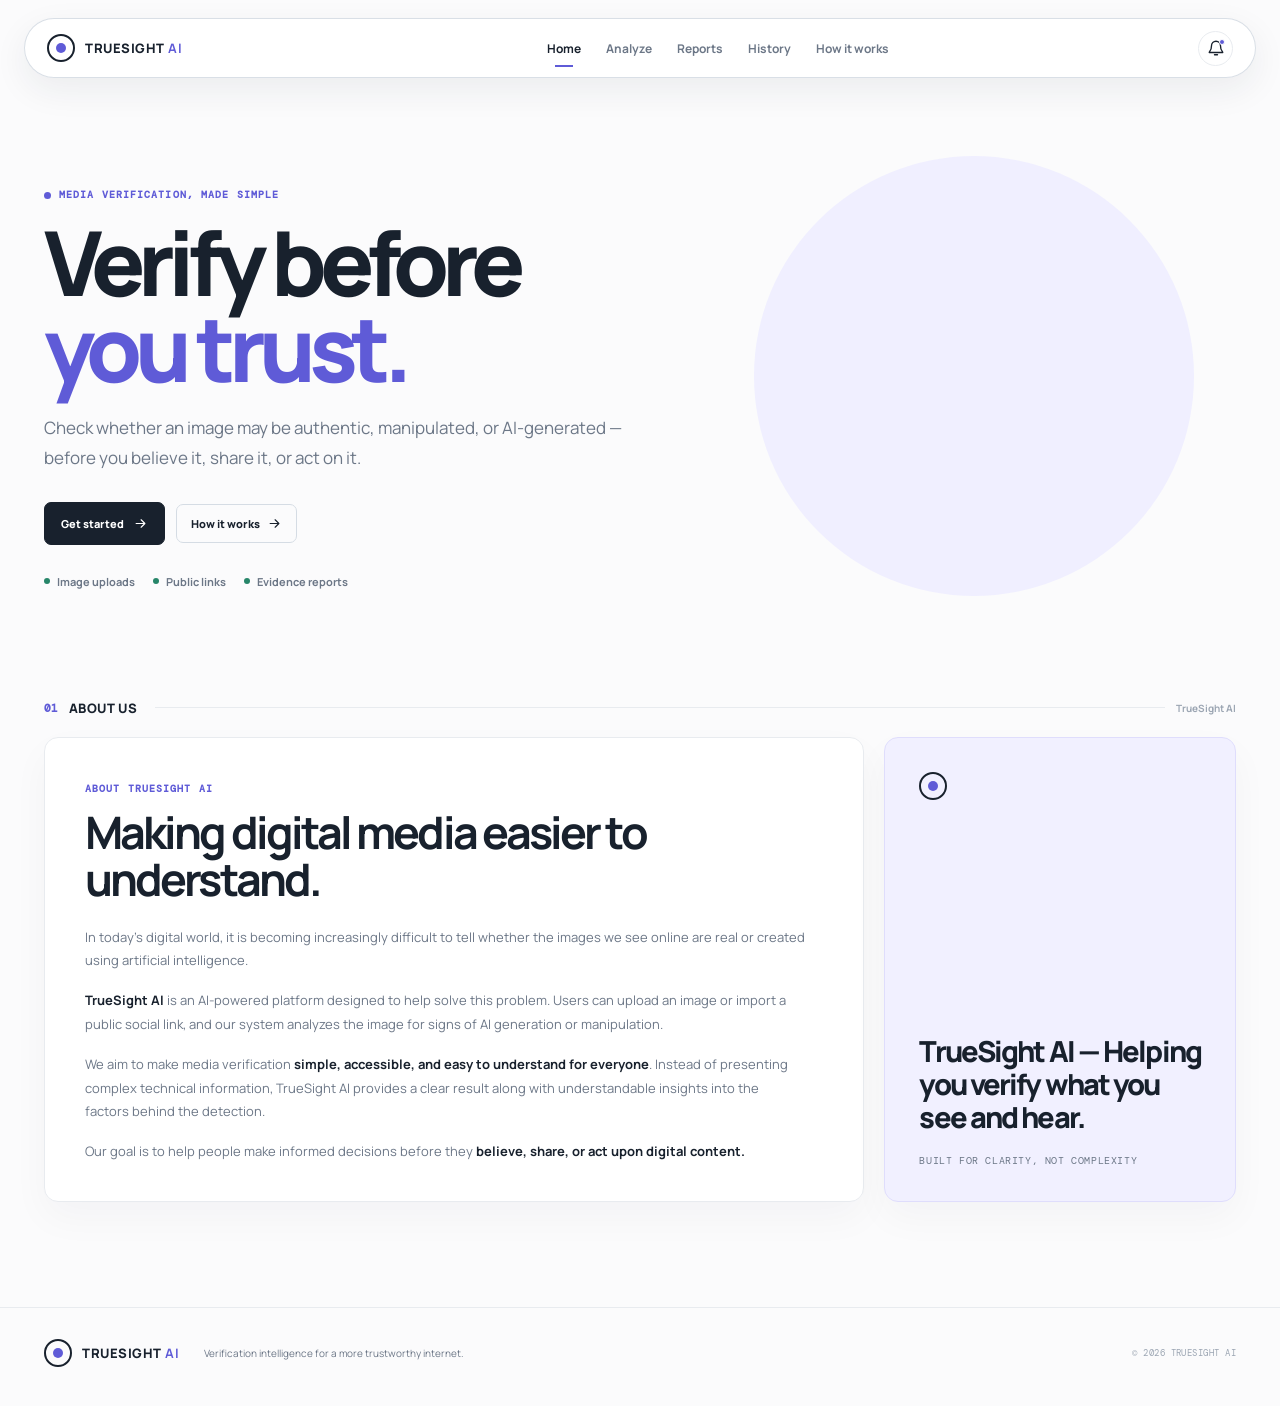
<file: index.html>
<!doctype html>
<html lang="en">
  <head>
    <meta charset="UTF-8" />
    <meta name="viewport" content="width=device-width, initial-scale=1.0" />
    <meta name="description" content="TrueSight AI helps people verify images before they trust them." />
    <title>TrueSight AI — Verify before you trust</title>
    <link rel="preconnect" href="https://fonts.googleapis.com" />
    <link rel="preconnect" href="https://fonts.gstatic.com" crossorigin />
    <link href="https://fonts.googleapis.com/css2?family=DM+Mono:wght@400;500&family=Manrope:wght@400;500;600;700;800&display=swap" rel="stylesheet" />
    <link rel="stylesheet" href="styles.css" />
  </head>
  <body>
    <header class="topbar">
      <a class="brand" href="index.html" aria-label="TrueSight AI home"><span class="brand-mark"><i></i></span><span>TRUESIGHT <b>AI</b></span></a>
      <nav aria-label="Main navigation"><a class="active" href="index.html">Home</a><a href="analyze.html">Analyze</a><a href="reports.html">Reports</a><a href="history.html">History</a><a href="how-it-works.html">How it works</a></nav>
      <button class="icon-button" aria-label="Notifications"><span class="notification-dot"></span><svg viewBox="0 0 24 24"><path d="M18 9a6 6 0 0 0-12 0c0 7-3 7-3 9h18c0-2-3-2-3-9M10 21h4" /></svg></button>
    </header>
    <main>
      <section class="hero home-hero" aria-labelledby="hero-title">
        <div class="eyebrow"><span></span> MEDIA VERIFICATION, MADE SIMPLE</div>
        <h1 id="hero-title">Verify before<br /><em>you trust.</em></h1>
        <p>Check whether an image may be authentic, manipulated, or AI-generated — before you believe it, share it, or act on it.</p>
        <div class="hero-actions"><a class="primary-link" href="analyze.html">Get started <svg viewBox="0 0 24 24"><path d="M5 12h14m-6-6 6 6-6 6" /></svg></a><a class="outline-link" href="how-it-works.html">How it works <svg viewBox="0 0 24 24"><path d="M5 12h14m-6-6 6 6-6 6" /></svg></a></div>
        <div class="trust-row" aria-label="Supported features"><span><i class="pulse"></i> Image uploads</span><span><i class="pulse"></i> Public links</span><span><i class="pulse"></i> Evidence reports</span></div>
      </section>

      <section class="about-home" id="about" aria-labelledby="about-title">
        <div class="section-label"><span>01</span><h2>About us</h2><div></div><p>TrueSight AI</p></div>
        <div class="about-layout">
          <article class="about-copy card">
            <span class="mono-label">ABOUT TRUESIGHT AI</span>
            <h2 id="about-title">Making digital media easier to understand.</h2>
            <p>In today’s digital world, it is becoming increasingly difficult to tell whether the images we see online are real or created using artificial intelligence.</p>
            <p><strong>TrueSight AI</strong> is an AI-powered platform designed to help solve this problem. Users can upload an image or import a public social link, and our system analyzes the image for signs of AI generation or manipulation.</p>
            <p>We aim to make media verification <strong>simple, accessible, and easy to understand for everyone</strong>. Instead of presenting complex technical information, TrueSight AI provides a clear result along with understandable insights into the factors behind the detection.</p>
            <p>Our goal is to help people make informed decisions before they <strong>believe, share, or act upon digital content.</strong></p>
          </article>
          <aside class="about-statement card"><span class="brand-mark"><i></i></span><p>TrueSight AI — Helping you verify what you see and hear.</p><small>BUILT FOR CLARITY, NOT COMPLEXITY</small></aside>
        </div>
      </section>
    </main>
    <footer><a class="brand" href="index.html"><span class="brand-mark"><i></i></span><span>TRUESIGHT <b>AI</b></span></a><p>Verification intelligence for a more trustworthy internet.</p><span>© 2026 TRUESIGHT AI</span></footer>
  </body>
</html>
</file>
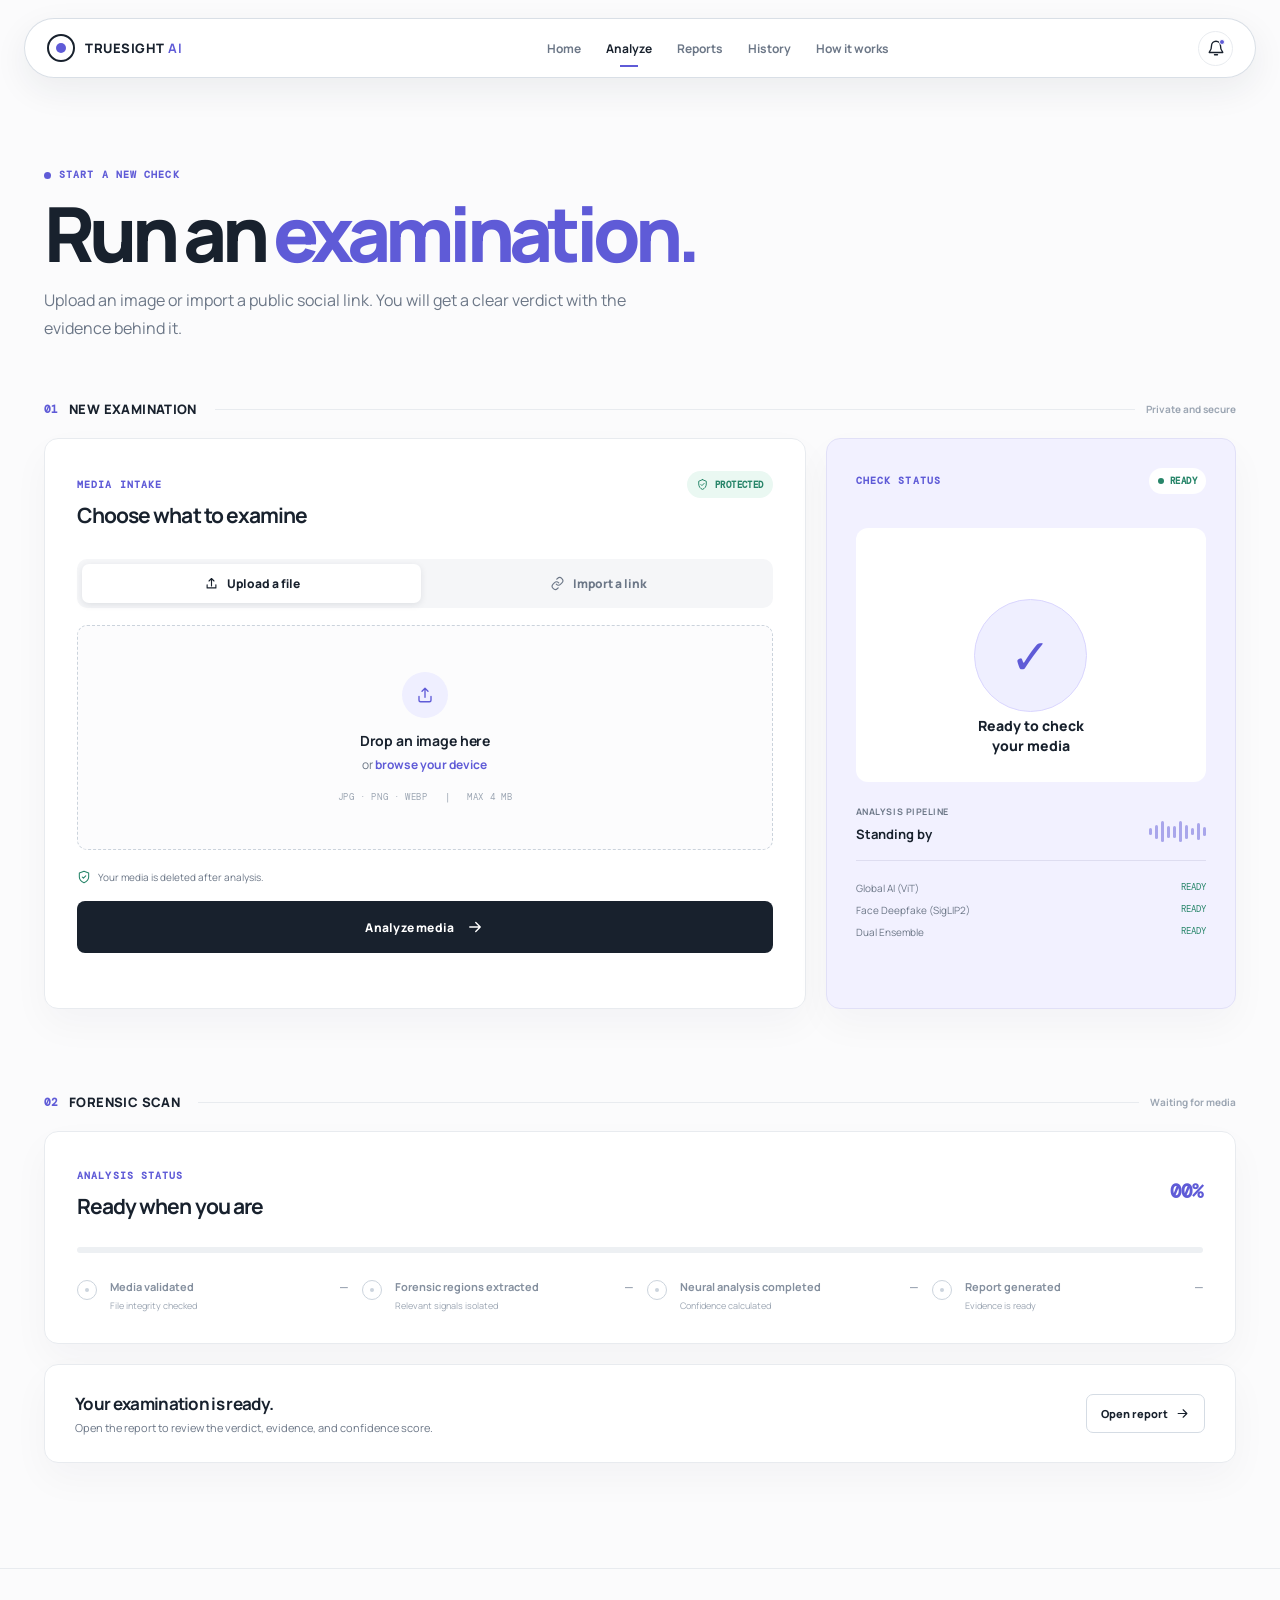
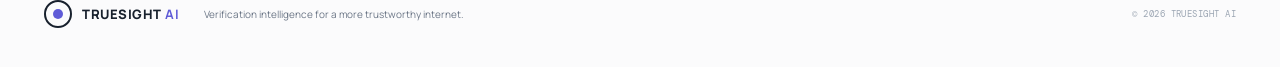
<file: analyze.html>
<!doctype html>
<html lang="en">
  <head>
    <meta charset="UTF-8" />
    <meta name="viewport" content="width=device-width, initial-scale=1.0" />
    <meta
      name="description"
      content="Submit media or a public link for Truesight AI analysis."
    />
    <title>Analyze media — Truesight AI</title>
    <link rel="preconnect" href="https://fonts.googleapis.com" />
    <link rel="preconnect" href="https://fonts.gstatic.com" crossorigin />
    <link
      href="https://fonts.googleapis.com/css2?family=DM+Mono:wght@400;500&family=Manrope:wght@400;500;600;700;800&display=swap"
      rel="stylesheet"
    />
    <link rel="stylesheet" href="styles.css" />
  </head>
  <body>
    <header class="topbar">
      <a class="brand" href="index.html"
        ><span class="brand-mark"><i></i></span
        ><span>TRUESIGHT <b>AI</b></span></a
      >
      <nav aria-label="Main navigation">
        <a href="index.html">Home</a
        ><a class="active" href="analyze.html">Analyze</a
        ><a href="reports.html">Reports</a><a href="history.html">History</a
        ><a href="how-it-works.html">How it works</a>
      </nav>
      <button class="icon-button" aria-label="Notifications">
        <span class="notification-dot"></span
        ><svg viewBox="0 0 24 24">
          <path d="M18 9a6 6 0 0 0-12 0c0 7-3 7-3 9h18c0-2-3-2-3-9M10 21h4" />
        </svg>
      </button>
    </header>
    <main>
      <section class="subhero">
        <div class="eyebrow"><span></span> START A NEW CHECK</div>
        <h1>Run an <em>examination.</em></h1>
        <p>
          Upload an image or import a public social link. You will get a clear
          verdict with the evidence behind it.
        </p>
      </section>
      <section class="analysis-shell" aria-labelledby="new-check-title">
        <div class="section-label">
          <span>01</span>
          <h2 id="new-check-title">New examination</h2>
          <div></div>
          <p>Private and secure</p>
        </div>
        <div class="page-grid">
          <article class="ingest-card card">
            <div class="card-heading">
              <div>
                <span class="mono-label">MEDIA INTAKE</span>
                <h3>Choose what to examine</h3>
              </div>
              <span class="secure-label"
                ><svg viewBox="0 0 24 24">
                  <path
                    d="M12 3 5 6v5c0 4.55 2.98 8.86 7 10 4.02-1.14 7-5.45 7-10V6l-7-3Z"
                  />
                  <path d="m9 12 2 2 4-4" />
                </svg>
                PROTECTED</span
              >
            </div>
            <div class="intake-tabs" role="tablist">
              <button class="intake-tab active" data-intake="upload">
                <svg viewBox="0 0 24 24">
                  <path d="M12 16V4m0 0L8 8m4-4 4 4M5 14v5h14v-5" />
                </svg>
                Upload a file</button
              ><button class="intake-tab" data-intake="link">
                <svg viewBox="0 0 24 24">
                  <path
                    d="M10 13a5 5 0 0 0 7.07.07l2-2A5 5 0 0 0 12 4l-1.15 1.15M14 11a5 5 0 0 0-7.07-.07l-2 2A5 5 0 0 0 12 20l1.15-1.15"
                  />
                </svg>
                Import a link
              </button>
            </div>
            <div class="intake-pane active" data-pane="upload">
              <label class="drop-zone" id="drop-zone" for="file-input"
                ><input id="file-input" type="file" accept="image/*" /><span
                  class="drop-icon"
                  ><svg viewBox="0 0 24 24">
                    <path
                      d="M12 15V3m0 0L8 7m4-4 4 4M4 14v5a2 2 0 0 0 2 2h12a2 2 0 0 0 2-2v-5"
                    /></svg></span
                ><strong>Drop an image here</strong
                ><span>or <b>browse your device</b></span
                ><small>JPG · PNG · WEBP &nbsp; | &nbsp; MAX 4 MB</small></label
              >
              <div class="selected-input" id="file-selection" hidden>
                <span class="file-type-icon" id="file-type-icon">IMG</span>
                <div>
                  <strong id="file-name">sample.jpg</strong
                  ><span id="file-meta">1.2 MB · Image</span>
                </div>
                <button id="clear-file" aria-label="Remove selected file">
                  ×
                </button>
              </div>
            </div>
            <div class="intake-pane" data-pane="link">
              <div class="link-field-wrap">
                <label for="media-url">Paste a public media link</label>
                <div class="url-control">
                  <svg viewBox="0 0 24 24">
                    <path
                      d="M10 13a5 5 0 0 0 7.07.07l2-2A5 5 0 0 0 12 4l-1.15 1.15M14 11a5 5 0 0 0-7.07-.07l-2 2A5 5 0 0 0 12 20l1.15-1.15"
                    /></svg
                  ><input
                    id="media-url"
                    type="url"
                    placeholder="https://www.youtube.com/watch?v=..."
                  />
                </div>
                <p>
                  Only publicly accessible media is fetched. We never access
                  private profiles or messages.
                </p>
              </div>
              <div class="source-row">
                <span>SUPPORTED SOURCES</span
                ><button
                  class="source-chip"
                  data-url="https://www.youtube.com/watch?v=media"
                >
                  YouTube</button
                ><button
                  class="source-chip"
                  data-url="https://x.com/source/status/123"
                >
                  X</button
                ><button
                  class="source-chip"
                  data-url="https://www.instagram.com/reel/media"
                >
                  Instagram</button
                ><button
                  class="source-chip"
                  data-url="https://www.tiktok.com/@source/video/123"
                >
                  TikTok
                </button>
              </div>
              <div class="url-insight" id="url-insight">
                <span class="status-orb"></span
                ><span
                  >Enter a public URL to validate its source and extract
                  media.</span
                >
              </div>
            </div>
            <div class="privacy-note">
              <svg viewBox="0 0 24 24">
                <path d="M12 22s8-4 8-10V5l-8-3-8 3v7c0 6 8 10 8 10Z" />
                <path d="M9 12l2 2 4-4" /></svg
              ><span>Your media is deleted after analysis.</span>
            </div>
            <button class="analyze-button" id="analyze-button">
              <span>Analyze media</span
              ><svg viewBox="0 0 24 24"><path d="M5 12h14m-6-6 6 6-6 6" /></svg>
            </button>
            <p class="form-message" id="form-message" aria-live="polite"></p>
          </article>
          <aside class="scanner-card card">
            <div class="scanner-top">
              <span class="mono-label">CHECK STATUS</span
              ><span class="live-status"><i></i> READY</span>
            </div>
            <div class="scanner-visual"><div class="scan-grid"></div></div>
            <div class="scanner-readout">
              <div>
                <span>ANALYSIS PIPELINE</span
                ><b id="pipeline-name">Standing by</b>
              </div>
              <div class="readout-bars">
                <i></i><i></i><i></i><i></i><i></i><i></i><i></i><i></i><i></i
                ><i></i>
              </div>
            </div>
            <div class="model-list">
              <p><span>Global AI (ViT)</span><b>READY</b></p>
              <p><span>Face Deepfake (SigLIP2)</span><b>READY</b></p>
              <p><span>Dual Ensemble</span><b>READY</b></p>
            </div>
          </aside>
        </div>
      </section>
      <section class="progress-section" id="progress-section">
        <div class="section-label">
          <span>02</span>
          <h2>Forensic scan</h2>
          <div></div>
          <p id="progress-state">Waiting for media</p>
        </div>
        <div class="progress-panel card">
          <div class="progress-header">
            <div>
              <span class="mono-label">ANALYSIS STATUS</span>
              <h3 id="progress-heading">Ready when you are</h3>
            </div>
            <span class="progress-number" id="progress-number">00%</span>
          </div>
          <div class="progress-track"><i id="progress-fill"></i></div>
          <ol class="pipeline-steps">
            <li data-step="1">
              <span></span>
              <div>
                <b>Media validated</b><small>File integrity checked</small>
              </div>
              <em>—</em>
            </li>
            <li data-step="2">
              <span></span>
              <div>
                <b>Forensic regions extracted</b
                ><small>Relevant signals isolated</small>
              </div>
              <em>—</em>
            </li>
            <li data-step="3">
              <span></span>
              <div>
                <b>Neural analysis completed</b
                ><small>Confidence calculated</small>
              </div>
              <em>—</em>
            </li>
            <li data-step="4">
              <span></span>
              <div><b>Report generated</b><small>Evidence is ready</small></div>
              <em>—</em>
            </li>
          </ol>
        </div>
      </section>
      <div class="empty-callout card" id="complete-callout" hidden>
        <div>
          <h3>Your examination is ready.</h3>
          <p>
            Open the report to review the verdict, evidence, and confidence
            score.
          </p>
        </div>
        <a class="outline-link" href="reports.html"
          >Open report
          <svg viewBox="0 0 24 24"><path d="M5 12h14m-6-6 6 6-6 6" /></svg
        ></a>
      </div>
    </main>
    <footer>
      <a class="brand" href="index.html"
        ><span class="brand-mark"><i></i></span
        ><span>TRUESIGHT <b>AI</b></span></a
      >
      <p>Verification intelligence for a more trustworthy internet.</p>
      <span>© 2026 TRUESIGHT AI</span>
    </footer>
    <script src="api-config.js"></script>
    <script src="analyze.js"></script>
  </body>
</html>
</file>
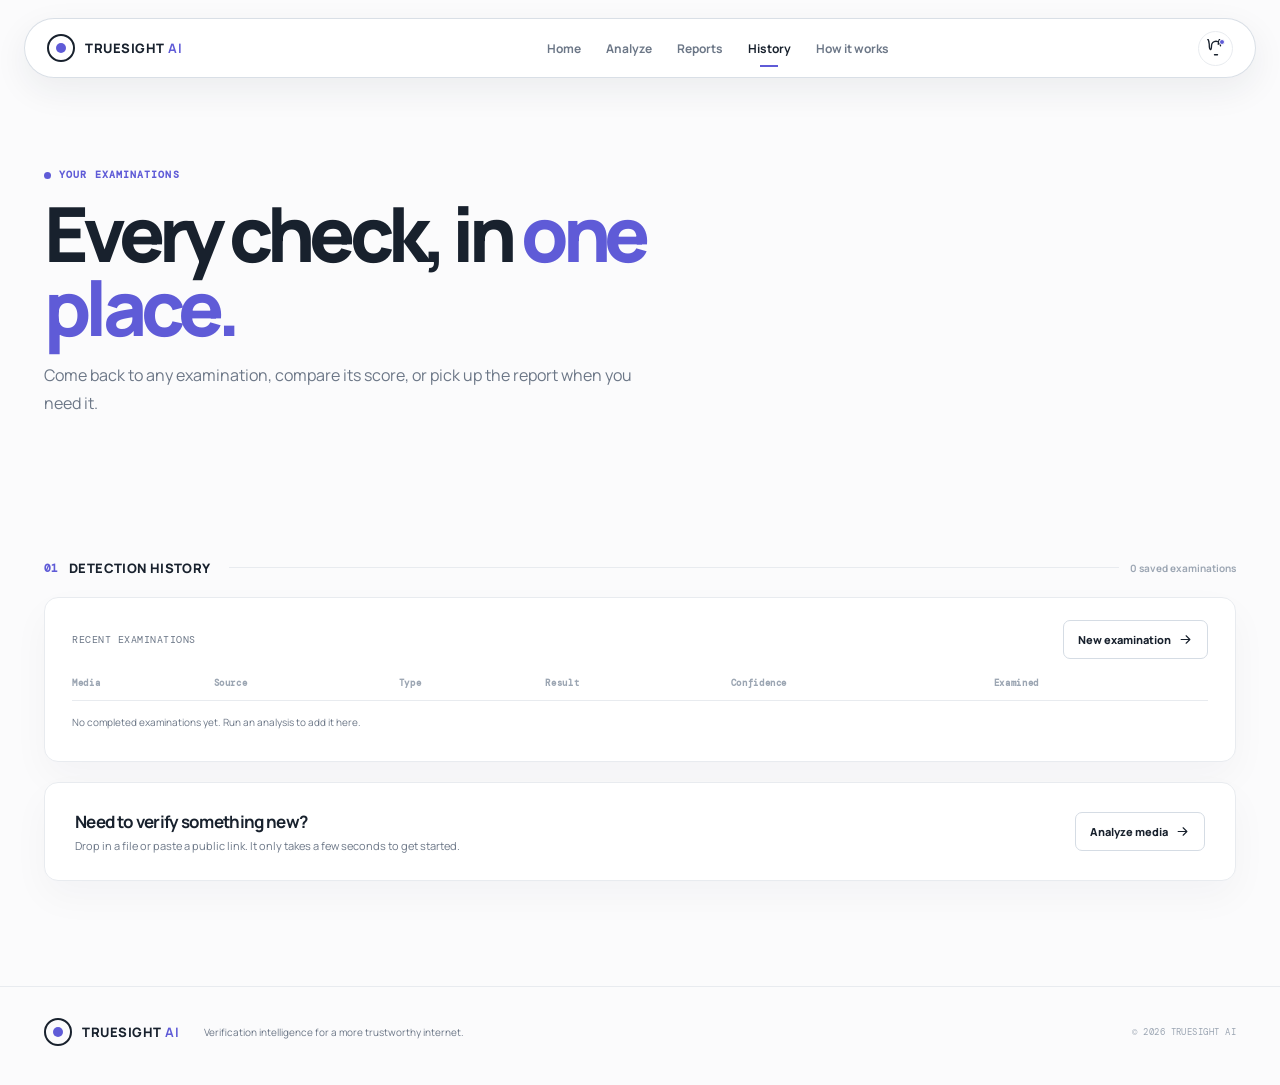
<file: history.html>
<!doctype html>
<html lang="en">
  <head>
    <meta charset="UTF-8" />
    <meta name="viewport" content="width=device-width, initial-scale=1.0" />
    <title>History — Truesight AI</title>
    <link rel="preconnect" href="https://fonts.googleapis.com" />
    <link rel="preconnect" href="https://fonts.gstatic.com" crossorigin />
    <link
      href="https://fonts.googleapis.com/css2?family=DM+Mono:wght@400;500&family=Manrope:wght@400;500;600;700;800&display=swap"
      rel="stylesheet"
    />
    <link rel="stylesheet" href="styles.css" />
  </head>
  <body>
    <header class="topbar">
      <a class="brand" href="index.html"
        ><span class="brand-mark"><i></i></span
        ><span>TRUESIGHT <b>AI</b></span></a
      >
      <nav aria-label="Main navigation">
        <a href="index.html">Home</a><a href="analyze.html">Analyze</a
        ><a href="reports.html">Reports</a
        ><a class="active" href="history.html">History</a
        ><a href="how-it-works.html">How it works</a>
      </nav>
      <button class="icon-button" aria-label="Notifications">
        <span class="notification-dot"></span
        ><svg viewBox="0 0 24 24">
          <path
            d="M18 9a6 6 0 0 0-12 0c0 7-3 7-3-2 0-7-3-7-3-9h18c0 2-3 2-3 9M10 21h4"
          />
        </svg>
      </button>
    </header>
    <main class="history-page">
      <section class="subhero">
        <div class="eyebrow"><span></span> YOUR EXAMINATIONS</div>
        <h1>Every check, in <em>one place.</em></h1>
        <p>
          Come back to any examination, compare its score, or pick up the report
          when you need it.
        </p>
      </section>
      <section class="history-section">
        <div class="section-label">
          <span>01</span>
          <h2>Detection history</h2>
          <div></div>
          <p>Saved examinations</p>
        </div>
        <div class="history-card card">
          <div class="history-top">
            <p>RECENT EXAMINATIONS</p>
            <a class="outline-link" href="analyze.html"
              >New examination
              <svg viewBox="0 0 24 24"><path d="M5 12h14m-6-6 6 6-6 6" /></svg
            ></a>
          </div>
          <div class="history-table-wrap">
            <table>
              <thead>
                <tr>
                  <th>Media</th>
                  <th>Source</th>
                  <th>Type</th>
                  <th>Result</th>
                  <th>Confidence</th>
                  <th>Examined</th>
                </tr>
              </thead>
              <tbody>
                <tr>
                  <td>
                    <div class="media-name">
                      <span class="media-icon image">◈</span
                      ><b>portrait_preview.jpg</b>
                    </div>
                  </td>
                  <td><span class="source-badge">Instagram</span></td>
                  <td>Image</td>
                  <td><span class="result-tag synthetic">Synthetic</span></td>
                  <td><b>91.4%</b></td>
                  <td>Today, 10:42</td>
                </tr>
                <tr>
                  <td>
                    <div class="media-name">
                      <span class="media-icon image">◈</span
                      ><b>press_headshot.png</b>
                    </div>
                  </td>
                  <td><span class="source-badge">Upload</span></td>
                  <td>Image</td>
                  <td><span class="result-tag authentic">Authentic</span></td>
                  <td><b>94.2%</b></td>
                  <td>Today, 09:16</td>
                </tr>
                <tr>
                  <td>
                    <div class="media-name">
                      <span class="media-icon image">◈</span
                      ><b>profile_photo.jpg</b>
                    </div>
                  </td>
                  <td><span class="source-badge">Upload</span></td>
                  <td>Image</td>
                  <td><span class="result-tag authentic">Authentic</span></td>
                  <td><b>88.6%</b></td>
                  <td>Yesterday</td>
                </tr>
                <tr>
                  <td>
                    <div class="media-name">
                      <span class="media-icon image">◈</span
                      ><b>social_snapshot.webp</b>
                    </div>
                  </td>
                  <td><span class="source-badge">X</span></td>
                  <td>Image</td>
                  <td><span class="result-tag synthetic">Synthetic</span></td>
                  <td><b>82.1%</b></td>
                  <td>Sep 05, 2026</td>
                </tr>
              </tbody>
            </table>
          </div>
        </div>
      </section>
      <div class="empty-callout card">
        <div>
          <h3>Need to verify something new?</h3>
          <p>
            Drop in a file or paste a public link. It only takes a few seconds
            to get started.
          </p>
        </div>
        <a class="outline-link" href="analyze.html"
          >Analyze media
          <svg viewBox="0 0 24 24"><path d="M5 12h14m-6-6 6 6-6 6" /></svg
        ></a>
      </div>
    </main>
    <footer>
      <a class="brand" href="index.html"
        ><span class="brand-mark"><i></i></span
        ><span>TRUESIGHT <b>AI</b></span></a
      >
      <p>Verification intelligence for a more trustworthy internet.</p>
      <span>© 2026 TRUESIGHT AI</span>
    </footer>
    <script src="history-page.js"></script>
  </body>
</html>
</file>
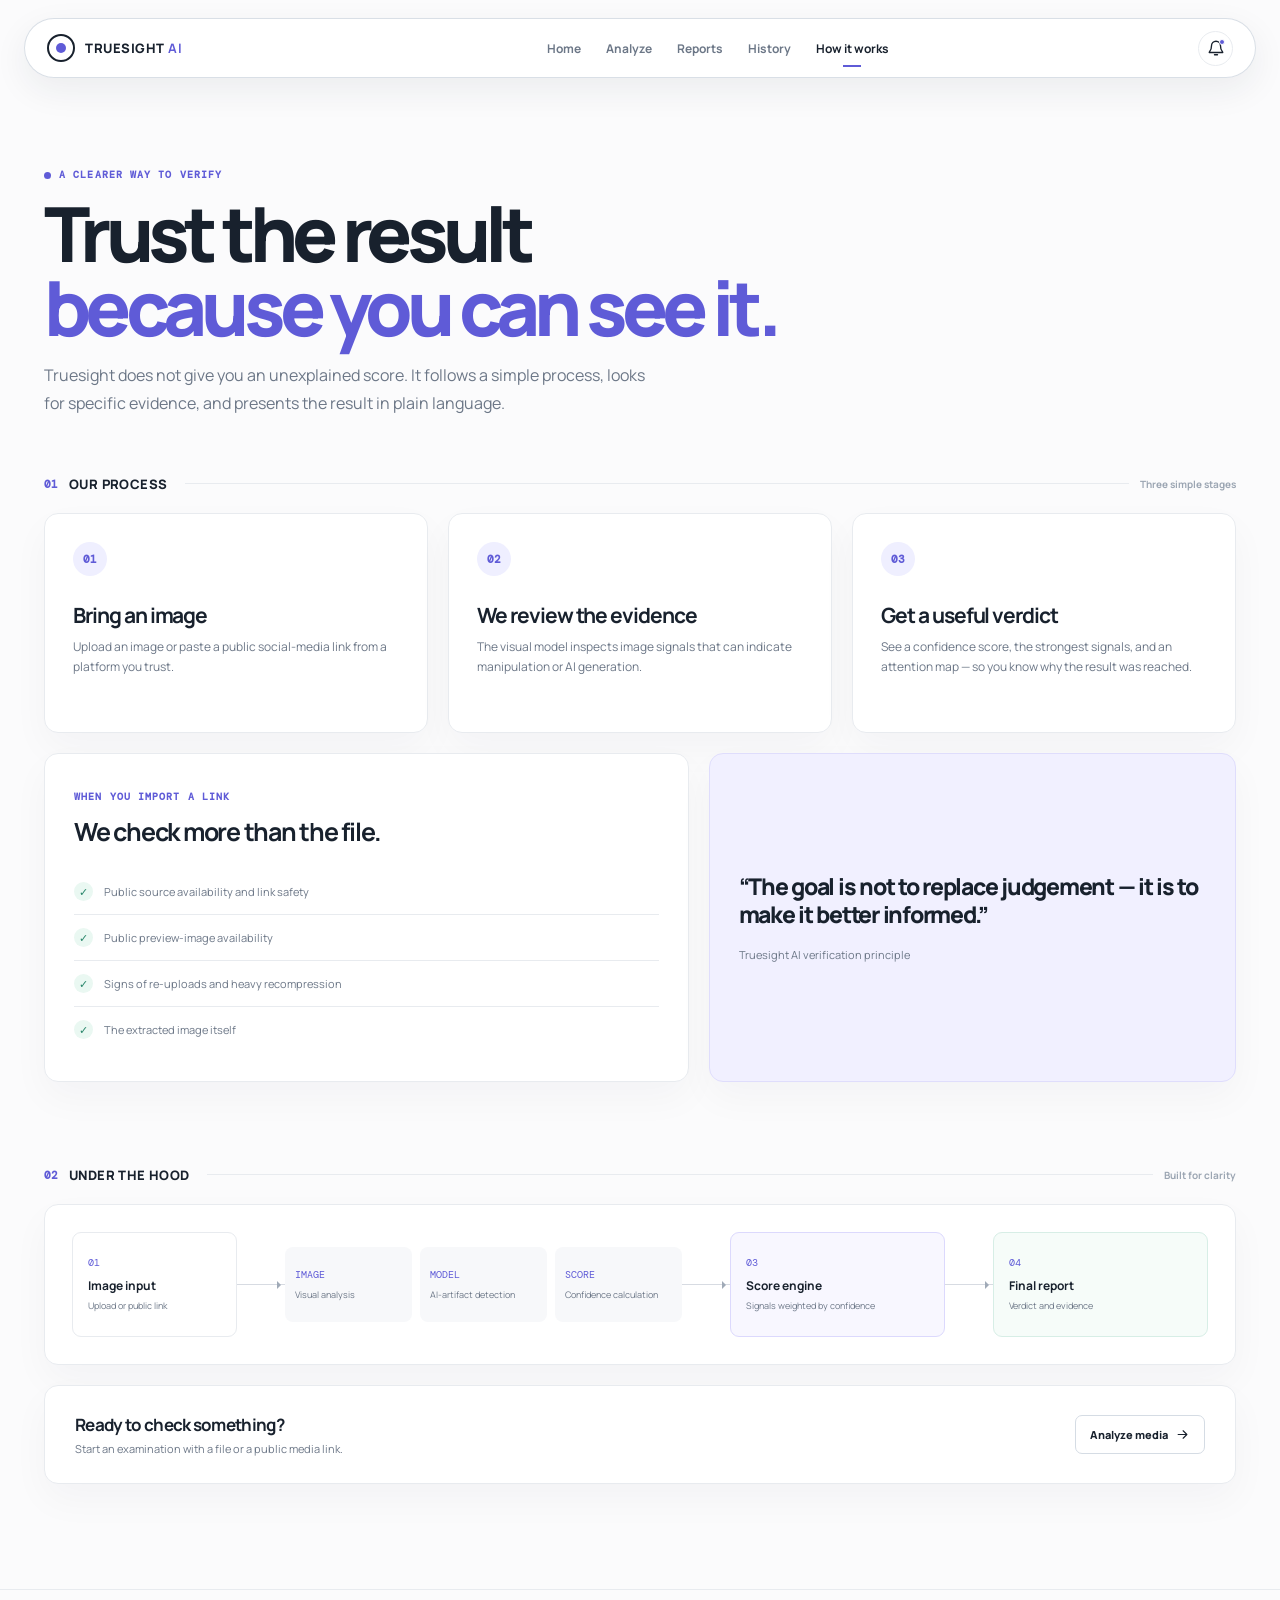
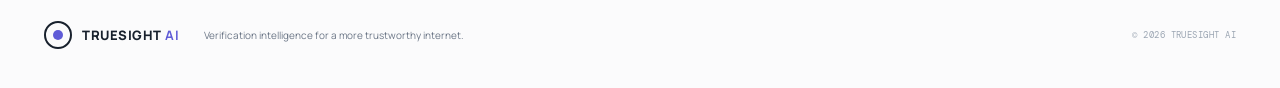
<file: how-it-works.html>
<!doctype html>
<html lang="en">
  <head>
    <meta charset="UTF-8" /><meta name="viewport" content="width=device-width, initial-scale=1.0" /><title>How it works — Truesight AI</title>
    <link rel="preconnect" href="https://fonts.googleapis.com" /><link rel="preconnect" href="https://fonts.gstatic.com" crossorigin /><link href="https://fonts.googleapis.com/css2?family=DM+Mono:wght@400;500&family=Manrope:wght@400;500;600;700;800&display=swap" rel="stylesheet" /><link rel="stylesheet" href="styles.css" />
  </head>
  <body>
    <header class="topbar"><a class="brand" href="index.html"><span class="brand-mark"><i></i></span><span>TRUESIGHT <b>AI</b></span></a><nav aria-label="Main navigation"><a href="index.html">Home</a><a href="analyze.html">Analyze</a><a href="reports.html">Reports</a><a href="history.html">History</a><a class="active" href="how-it-works.html">How it works</a></nav><button class="icon-button" aria-label="Notifications"><span class="notification-dot"></span><svg viewBox="0 0 24 24"><path d="M18 9a6 6 0 0 0-12 0c0 7-3 7-3 9h18c0-2-3-2-3-9M10 21h4" /></svg></button></header>
    <main>
      <section class="subhero"><div class="eyebrow"><span></span> A CLEARER WAY TO VERIFY</div><h1>Trust the result <em>because you can see it.</em></h1><p>Truesight does not give you an unexplained score. It follows a simple process, looks for specific evidence, and presents the result in plain language.</p></section>
      <section><div class="section-label"><span>01</span><h2>Our process</h2><div></div><p>Three simple stages</p></div><div class="how-grid"><article class="how-card card"><span>01</span><h3>Bring an image</h3><p>Upload an image or paste a public social-media link from a platform you trust.</p></article><article class="how-card card"><span>02</span><h3>We review the evidence</h3><p>The visual model inspects image signals that can indicate manipulation or AI generation.</p></article><article class="how-card card"><span>03</span><h3>Get a useful verdict</h3><p>See a confidence score, the strongest signals, and an attention map — so you know why the result was reached.</p></article></div></section>
      <section class="source-checks"><article class="card"><span class="mono-label">WHEN YOU IMPORT A LINK</span><h3 style="font-size:25px;letter-spacing:-.05em;margin:9px 0 0">We check more than the file.</h3><ul class="check-list"><li><i>✓</i> Public source availability and link safety</li><li><i>✓</i> Public preview-image availability</li><li><i>✓</i> Signs of re-uploads and heavy recompression</li><li><i>✓</i> The extracted image itself</li></ul></article><article class="quote-card card"><p>“The goal is not to replace judgement — it is to make it better informed.”</p><small>Truesight AI verification principle</small></article></section>
      <section class="workflow-section"><div class="section-label"><span>02</span><h2>Under the hood</h2><div></div><p>Built for clarity</p></div><div class="architecture card"><div class="arch-node input-node"><span>01</span><b>Image input</b><small>Upload or public link</small></div><div class="arch-line"></div><div class="arch-branches"><div><i>IMAGE</i><span>Visual analysis</span></div><div><i>MODEL</i><span>AI-artifact detection</span></div><div><i>SCORE</i><span>Confidence calculation</span></div></div><div class="arch-line"></div><div class="arch-node engine-node"><span>03</span><b>Score engine</b><small>Signals weighted by confidence</small></div><div class="arch-line"></div><div class="arch-node report-node"><span>04</span><b>Final report</b><small>Verdict and evidence</small></div></div></section>
      <div class="empty-callout card"><div><h3>Ready to check something?</h3><p>Start an examination with a file or a public media link.</p></div><a class="outline-link" href="analyze.html">Analyze media <svg viewBox="0 0 24 24"><path d="M5 12h14m-6-6 6 6-6 6"/></svg></a></div>
    </main>
    <footer><a class="brand" href="index.html"><span class="brand-mark"><i></i></span><span>TRUESIGHT <b>AI</b></span></a><p>Verification intelligence for a more trustworthy internet.</p><span>© 2026 TRUESIGHT AI</span></footer>
  </body>
</html>
</file>
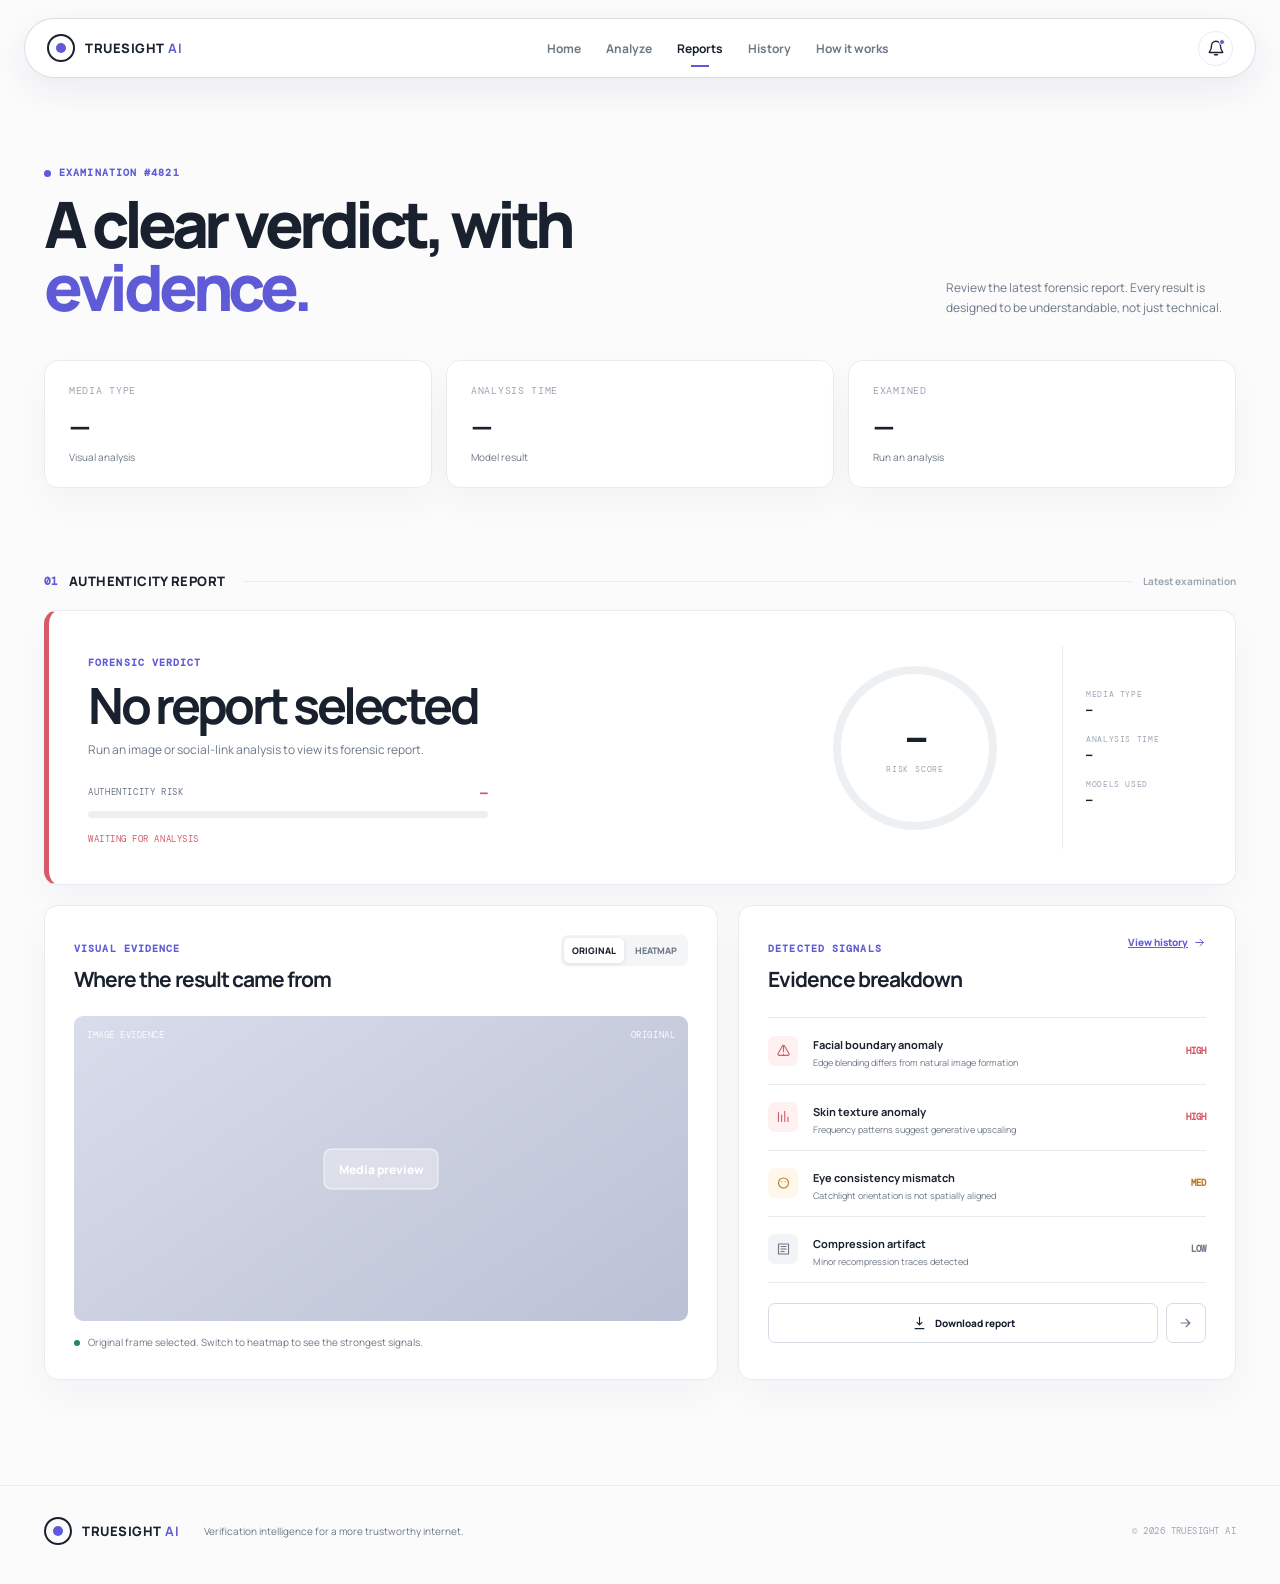
<file: reports.html>
<!doctype html>
<html lang="en">
  <head>
    <meta charset="UTF-8" />
    <meta name="viewport" content="width=device-width, initial-scale=1.0" />
    <title>Reports — Truesight AI</title>
    <link rel="preconnect" href="https://fonts.googleapis.com" />
    <link rel="preconnect" href="https://fonts.gstatic.com" crossorigin />
    <link
      href="https://fonts.googleapis.com/css2?family=DM+Mono:wght@400;500&family=Manrope:wght@400;500;600;700;800&display=swap"
      rel="stylesheet"
    />
    <link rel="stylesheet" href="styles.css" />
  </head>
  <body>
    <header class="topbar">
      <a class="brand" href="index.html"
        ><span class="brand-mark"><i></i></span
        ><span>TRUESIGHT <b>AI</b></span></a
      >
      <nav aria-label="Main navigation">
        <a href="index.html">Home</a><a href="analyze.html">Analyze</a
        ><a class="active" href="reports.html">Reports</a
        ><a href="history.html">History</a
        ><a href="how-it-works.html">How it works</a>
      </nav>
      <button class="icon-button" aria-label="Notifications">
        <span class="notification-dot"></span
        ><svg viewBox="0 0 24 24">
          <path d="M18 9a6 6 0 0 0-12 0c0 7-3 7-3 9h18c0-2-3-2-3-9M10 21h4" />
        </svg>
      </button>
    </header>
    <main class="report-page">
      <section class="report-hero">
        <div>
          <div class="eyebrow"><span></span> EXAMINATION #4821</div>
          <h1>A clear verdict, with <em>evidence.</em></h1>
        </div>
        <p>
          Review the latest forensic report. Every result is designed to be
          understandable, not just technical.
        </p>
      </section>
      <section class="quick-stats">
        <article class="quick-stat card">
          <span>MEDIA TYPE</span><b>Image</b><small>Visual analysis</small>
        </article>
        <article class="quick-stat card">
          <span>ANALYSIS TIME</span><b>—</b><small>Model result</small>
        </article>
        <article class="quick-stat card">
          <span>EXAMINED</span><b>—</b><small>Run an analysis</small>
        </article>
      </section>
      <section class="report-section">
        <div class="section-label">
          <span>01</span>
          <h2>Authenticity report</h2>
          <div></div>
          <p>Latest examination</p>
        </div>
        <div class="verdict-card card">
          <div class="verdict-copy">
            <span class="mono-label">FORENSIC VERDICT</span>
            <h3>Run an <em>image check</em></h3>
            <p>
              Upload an image or import a public social link to generate an
              evidence-backed report.
            </p>
            <div class="confidence">
              <div class="confidence-label">
                <span>AUTHENTICITY RISK</span><b>—</b>
              </div>
              <div class="risk-track"><i style="width: 0%"></i></div>
              <span>WAITING FOR ANALYSIS</span>
            </div>
          </div>
          <div class="verdict-ring">
            <div><b>—</b><small>RISK SCORE</small></div>
          </div>
          <div class="verdict-meta">
            <p><span>MEDIA TYPE</span><b>IMAGE</b></p>
            <p><span>ANALYSIS TIME</span><b>—</b></p>
            <p><span>MODELS USED</span><b>02</b></p>
          </div>
        </div>
      </section>
      <section class="evidence-grid">
        <article class="evidence-card card">
          <div class="card-heading evidence-heading">
            <div>
              <span class="mono-label">VISUAL EVIDENCE</span>
              <h3>Where the result came from</h3>
            </div>
            <div class="evidence-tabs">
              <button class="evidence-tab active" data-view="original">
                Original</button
              ><button class="evidence-tab" data-view="heatmap">Heatmap</button>
            </div>
          </div>
          <div class="media-frame" id="media-frame">
            <div class="sample-face"></div>
            <div class="heat-layer">
              <span class="heat h1"></span><span class="heat h2"></span
              ><span class="heat h3"></span>
            </div>
            <div class="media-frame-label">
              <span>IMAGE EVIDENCE</span
              ><span id="media-view-label">ORIGINAL</span>
            </div>
          </div>
          <p class="evidence-caption" id="evidence-caption">
            <span></span> Original frame selected. Switch to heatmap to see the
            strongest signals.
          </p>
        </article>
        <article class="signals-card card">
          <div class="card-heading">
            <div>
              <span class="mono-label">DETECTED SIGNALS</span>
              <h3>Evidence breakdown</h3>
            </div>
            <a class="text-button" href="history.html"
              >View history
              <svg viewBox="0 0 24 24"><path d="M5 12h14m-6-6 6 6-6 6" /></svg
            ></a>
          </div>
          <div class="signal-list">
            <div class="signal">
              <div class="signal-icon high">
                <svg viewBox="0 0 24 24">
                  <path
                    d="M12 3v10m0 4v.01M5.05 19h13.9c1.54 0 2.5-1.67 1.73-3L13.73 4c-.77-1.33-2.69-1.33-3.46 0L3.32 16c-.77 1.33.19 3 1.73 3Z"
                  />
                </svg>
              </div>
              <div>
                <b>Facial boundary anomaly</b
                ><small
                  >Edge blending differs from natural image formation</small
                >
              </div>
              <em>HIGH</em>
            </div>
            <div class="signal">
              <div class="signal-icon high">
                <svg viewBox="0 0 24 24">
                  <path d="M4 19V5m5 14V9m5 10V3m5 16v-7" />
                </svg>
              </div>
              <div>
                <b>Skin texture anomaly</b
                ><small>Frequency patterns suggest generative upscaling</small>
              </div>
              <em>HIGH</em>
            </div>
            <div class="signal">
              <div class="signal-icon medium">
                <svg viewBox="0 0 24 24">
                  <path d="M12 20a8 8 0 1 0 0-16 8 8 0 0 0 0 16Z" />
                  <path d="M9 10h.01M15 10h.01" />
                </svg>
              </div>
              <div>
                <b>Eye consistency mismatch</b
                ><small>Catchlight orientation is not spatially aligned</small>
              </div>
              <em>MED</em>
            </div>
            <div class="signal">
              <div class="signal-icon low">
                <svg viewBox="0 0 24 24">
                  <path d="M4 4h16v16H4zM8 8h8m-8 4h8m-8 4h5" />
                </svg>
              </div>
              <div>
                <b>Compression artifact</b
                ><small>Minor recompression traces detected</small>
              </div>
              <em>LOW</em>
            </div>
          </div>
          <div class="report-actions">
            <button
              type="button"
              class="secondary-button"
              id="download-report-btn"
            >
              <svg viewBox="0 0 24 24">
                <path d="M12 3v12m0 0 4-4m-4 4-4-4M5 21h14" />
              </svg>
              Download report</button
            ><a
              class="share-button"
              href="analyze.html"
              aria-label="Analyze another file"
              ><svg viewBox="0 0 24 24"><path d="M5 12h14m-6-6 6 6-6 6" /></svg
            ></a>
          </div>
        </article>
      </section>
    </main>
    <footer>
      <a class="brand" href="index.html"
        ><span class="brand-mark"><i></i></span
        ><span>TRUESIGHT <b>AI</b></span></a
      >
      <p>Verification intelligence for a more trustworthy internet.</p>
      <span>© 2026 TRUESIGHT AI</span>
    </footer>
    <script src="reports.js"></script>
  </body>
</html>
</file>
<file: styles.css>
:root {
  --bg: #fbfbfc;
  --paper: #fff;
  --ink: #18212d;
  --muted: #6c7787;
  --faint: #9ca6b3;
  --line: #e8ebef;
  --line-strong: #d5dce4;
  --accent: #5f5bd7;
  --accent-soft: #efefff;
  --cyan: #2fa798;
  --danger: #d65b69;
  --danger-soft: #fff0f2;
  --warning: #b77b23;
  --success: #278569;
  --success-soft: #eaf8f2;
  --mono: "DM Mono", Consolas, monospace;
  --sans: "Manrope", -apple-system, BlinkMacSystemFont, "Segoe UI", sans-serif;
}
* {
  box-sizing: border-box;
}
html {
  scroll-behavior: smooth;
}
body {
  margin: 0;
  overflow-x: hidden;
  background: var(--bg);
  color: var(--ink);
  font-family: var(--sans);
}
button,
input {
  font: inherit;
}
button {
  color: inherit;
}
svg {
  width: 18px;
  height: 18px;
  fill: none;
  stroke: currentColor;
  stroke-width: 1.8;
  stroke-linecap: round;
  stroke-linejoin: round;
}
.page-noise {
  display: none;
}
.topbar {
  position: sticky;
  z-index: 20;
  top: 18px;
  height: 60px;
  max-width: 1232px;
  display: flex;
  align-items: center;
  justify-content: space-between;
  margin: 18px auto 0;
  padding: 0 22px;
  border: 1px solid rgba(213, 220, 228, 0.9);
  border-radius: 999px;
  background: rgba(255, 255, 255, 0.84);
  box-shadow: 0 12px 35px rgba(32, 42, 56, 0.07);
  backdrop-filter: blur(16px);
}
.brand {
  display: inline-flex;
  align-items: center;
  gap: 10px;
  color: var(--ink);
  text-decoration: none;
  font-size: 13px;
  font-weight: 800;
  letter-spacing: 0.04em;
  white-space: nowrap;
}
.brand b {
  color: var(--accent);
}
.brand-mark {
  width: 28px;
  height: 28px;
  display: grid;
  place-items: center;
  border: 2px solid var(--ink);
  border-radius: 50%;
}
.brand-mark:before {
  content: "";
  width: 10px;
  height: 10px;
  border-radius: 50%;
  background: var(--accent);
}
.brand-mark i {
  display: none;
}
nav {
  height: 100%;
  display: flex;
  align-items: center;
  gap: 25px;
  margin-left: 55px;
}
nav a {
  height: 100%;
  display: grid;
  place-items: center;
  position: relative;
  color: var(--muted);
  font-size: 12px;
  font-weight: 700;
  text-decoration: none;
}
nav a:hover,
nav a.active {
  color: var(--ink);
}
nav a.active:after {
  content: "";
  position: absolute;
  bottom: 10px;
  width: 18px;
  height: 2px;
  background: var(--accent);
}
.icon-button {
  position: relative;
  width: 35px;
  height: 35px;
  display: grid;
  place-items: center;
  border: 1px solid var(--line);
  border-radius: 50%;
  background: white;
  cursor: pointer;
}
.notification-dot {
  position: absolute;
  top: 7px;
  right: 7px;
  width: 6px;
  height: 6px;
  border: 1px solid white;
  border-radius: 50%;
  background: var(--accent);
}
main {
  max-width: 1320px;
  margin: auto;
  padding: 0 44px 105px;
}
.hero {
  position: relative;
  max-width: 950px;
  padding: 112px 0 87px;
}
.hero:after {
  content: "";
  position: absolute;
  z-index: -1;
  top: 78px;
  right: -200px;
  width: 440px;
  height: 440px;
  border-radius: 50%;
  background: #f0efff;
}
.eyebrow,
.mono-label {
  color: var(--accent);
  font: 600 10px/1 var(--mono);
  letter-spacing: 0.11em;
}
.eyebrow {
  display: flex;
  align-items: center;
  gap: 8px;
}
.eyebrow > span {
  width: 7px;
  height: 7px;
  border-radius: 50%;
  background: var(--accent);
}
.eyebrow small {
  margin-left: 2px;
  color: var(--faint);
  font: inherit;
  letter-spacing: 0.06em;
}
.hero h1 {
  max-width: 770px;
  margin: 19px 0 22px;
  font-size: clamp(57px, 7vw, 92px);
  font-weight: 800;
  letter-spacing: -0.078em;
  line-height: 0.96;
}
.hero h1 em,
.verdict-copy h3 em {
  font-style: normal;
  color: var(--accent);
}
.hero > p {
  max-width: 610px;
  margin: 0;
  color: var(--muted);
  font-size: 17px;
  line-height: 1.75;
}
.trust-row {
  display: flex;
  flex-wrap: wrap;
  gap: 18px;
  margin-top: 29px;
  color: var(--muted);
  font-size: 11px;
  font-weight: 700;
}
.trust-row span {
  display: flex;
  align-items: center;
  gap: 7px;
}
.pulse {
  width: 6px;
  height: 6px;
  border-radius: 50%;
  background: var(--success);
}
.section-label {
  display: flex;
  align-items: center;
  gap: 11px;
  margin-bottom: 20px;
}
.section-label > span {
  color: var(--accent);
  font: 600 11px var(--mono);
}
.section-label h2 {
  margin: 0;
  font-size: 13px;
  font-weight: 800;
  letter-spacing: 0.03em;
  text-transform: uppercase;
}
.section-label > div {
  height: 1px;
  flex: 1;
  margin-left: 7px;
  background: var(--line);
}
.section-label p {
  margin: 0;
  color: var(--faint);
  font-size: 10px;
  font-weight: 700;
}
.card {
  border: 1px solid var(--line);
  border-radius: 14px;
  background: var(--paper);
  box-shadow: 0 16px 38px rgba(32, 42, 56, 0.035);
}
.analysis-grid {
  display: grid;
  grid-template-columns: minmax(0, 1.55fr) minmax(300px, 0.8fr);
  gap: 20px;
}
.ingest-card {
  padding: 32px;
}
.scanner-card {
  display: flex;
  min-height: 515px;
  flex-direction: column;
  padding: 29px;
  overflow: hidden;
  background: #f2f1ff;
  border-color: #e1e0f7;
}
.card-heading {
  display: flex;
  align-items: flex-start;
  justify-content: space-between;
  gap: 15px;
}
.card-heading h3,
.progress-header h3 {
  margin: 8px 0 0;
  font-size: 21px;
  letter-spacing: -0.045em;
}
.secure-label,
.live-status {
  display: flex;
  align-items: center;
  gap: 6px;
  padding: 7px 9px;
  border-radius: 99px;
  color: var(--success);
  background: var(--success-soft);
  font: 600 9px var(--mono);
  letter-spacing: 0.05em;
}
.secure-label svg {
  width: 13px;
  height: 13px;
}
.intake-tabs {
  display: flex;
  gap: 7px;
  padding: 5px;
  margin: 30px 0 17px;
  border-radius: 10px;
  background: #f5f6f8;
}
.intake-tab {
  display: flex;
  flex: 1;
  align-items: center;
  justify-content: center;
  gap: 8px;
  padding: 11px;
  border: 0;
  border-radius: 7px;
  background: transparent;
  color: var(--muted);
  cursor: pointer;
  font-size: 12px;
  font-weight: 800;
  transition: 0.2s;
}
.intake-tab svg {
  width: 15px;
  height: 15px;
}
.intake-tab:hover {
  color: var(--ink);
}
.intake-tab.active {
  background: white;
  color: var(--ink);
  box-shadow: 0 2px 7px rgba(31, 43, 62, 0.1);
}
.intake-pane {
  display: none;
  min-height: 225px;
}
.intake-pane.active {
  display: block;
}
.drop-zone {
  display: flex;
  width: 100%;
  min-height: 225px;
  flex-direction: column;
  align-items: center;
  justify-content: center;
  border: 1.5px dashed #cbd3dc;
  border-radius: 10px;
  background: #fcfcfd;
  cursor: pointer;
  transition: 0.2s;
}
.drop-zone:hover,
.drop-zone.dragover {
  border-color: var(--accent);
  background: var(--accent-soft);
}
.drop-zone input {
  position: absolute;
  width: 1px;
  height: 1px;
  opacity: 0;
  overflow: hidden;
}
.drop-icon {
  width: 46px;
  height: 46px;
  display: grid;
  place-items: center;
  margin-bottom: 13px;
  border-radius: 50%;
  color: var(--accent);
  background: var(--accent-soft);
}
.drop-icon svg {
  width: 20px;
}
.drop-zone strong {
  font-size: 14px;
  letter-spacing: -0.01em;
}
.drop-zone > span:not(.drop-icon) {
  margin-top: 6px;
  color: var(--muted);
  font-size: 12px;
}
.drop-zone > span b {
  color: var(--accent);
}
.drop-zone small {
  margin-top: 18px;
  color: var(--faint);
  font: 9px var(--mono);
  letter-spacing: 0.07em;
}
.selected-input {
  min-height: 75px;
  align-items: center;
  gap: 12px;
  padding: 12px 14px;
  border: 1px solid #d8d6fa;
  border-radius: 9px;
  background: #f7f6ff;
}
.selected-input[hidden] {
  display: none;
}
.selected-input:not([hidden]) {
  display: flex;
}
.file-type-icon {
  width: 37px;
  height: 37px;
  display: grid;
  place-items: center;
  border-radius: 7px;
  color: var(--accent);
  background: #e9e7ff;
  font: 10px var(--mono);
}
.selected-input div {
  display: flex;
  min-width: 0;
  flex: 1;
  flex-direction: column;
  gap: 3px;
}
.selected-input strong {
  overflow: hidden;
  font-size: 12px;
  text-overflow: ellipsis;
  white-space: nowrap;
}
.selected-input span:not(.file-type-icon) {
  color: var(--muted);
  font: 10px var(--mono);
}
.selected-input button {
  border: 0;
  background: transparent;
  color: var(--muted);
  cursor: pointer;
  font-size: 22px;
}
.link-field-wrap {
  padding: 13px 2px 0;
}
.link-field-wrap label {
  display: block;
  margin-bottom: 9px;
  font-size: 12px;
  font-weight: 800;
}
.url-control {
  height: 49px;
  display: flex;
  align-items: center;
  gap: 10px;
  padding: 0 14px;
  border: 1px solid var(--line-strong);
  border-radius: 8px;
  background: white;
  transition: 0.2s;
}
.url-control:focus-within {
  border-color: var(--accent);
  box-shadow: 0 0 0 3px var(--accent-soft);
}
.url-control svg {
  width: 17px;
  color: var(--accent);
}
.url-control input {
  min-width: 0;
  flex: 1;
  border: 0;
  outline: 0;
  background: transparent;
  color: var(--ink);
  font-size: 12px;
}
.url-control input::placeholder {
  color: #adb5bf;
}
.link-field-wrap p {
  margin: 9px 0 0;
  color: var(--muted);
  font-size: 10px;
  line-height: 1.55;
}
.source-row {
  display: flex;
  align-items: center;
  flex-wrap: wrap;
  gap: 7px;
  margin-top: 23px;
}
.source-row > span {
  margin-right: 4px;
  color: var(--faint);
  font: 9px var(--mono);
  letter-spacing: 0.06em;
}
.source-chip {
  padding: 5px 8px;
  border: 1px solid var(--line);
  border-radius: 99px;
  background: white;
  color: var(--muted);
  cursor: pointer;
  font: 9px var(--mono);
  transition: 0.2s;
}
.source-chip:hover {
  border-color: var(--accent);
  color: var(--accent);
}
.url-insight {
  display: flex;
  align-items: center;
  gap: 8px;
  margin-top: 18px;
  padding: 10px 11px;
  border-left: 2px solid #c9d0da;
  background: #f7f8f9;
  color: var(--muted);
  font-size: 10px;
}
.url-insight.valid {
  border-left-color: var(--success);
}
.url-insight.invalid {
  border-left-color: var(--danger);
  color: var(--danger);
}
.status-orb {
  width: 6px;
  height: 6px;
  min-width: 6px;
  border-radius: 50%;
  background: #9aa4b2;
}
.url-insight.valid .status-orb {
  background: var(--success);
}
.url-insight.invalid .status-orb {
  background: var(--danger);
}
.privacy-note {
  display: flex;
  align-items: center;
  gap: 7px;
  margin: 18px 0 15px;
  color: var(--muted);
  font-size: 10px;
}
.privacy-note svg {
  width: 14px;
  min-width: 14px;
  color: var(--success);
}
.privacy-note a {
  margin-left: auto;
  color: var(--accent);
  text-decoration: none;
  font-size: 10px;
  font-weight: 800;
}
.analyze-button {
  width: 100%;
  height: 52px;
  display: flex;
  align-items: center;
  justify-content: center;
  gap: 12px;
  border: 0;
  border-radius: 8px;
  background: var(--ink);
  color: white;
  cursor: pointer;
  font-size: 12px;
  font-weight: 800;
  letter-spacing: 0.02em;
  transition:
    transform 0.2s,
    background 0.2s;
}
.analyze-button:hover {
  transform: translateY(-1px);
  background: var(--accent);
}
.analyze-button:disabled {
  cursor: wait;
  opacity: 0.65;
}
.analyze-button svg {
  width: 18px;
}
.form-message {
  min-height: 15px;
  margin: 8px 0 0;
  color: var(--danger);
  font-size: 10px;
  text-align: center;
}
.scanner-top {
  display: flex;
  align-items: center;
  justify-content: space-between;
}
.live-status {
  background: white;
}
.live-status i {
  width: 6px;
  height: 6px;
  border-radius: 50%;
  background: var(--success);
}
.scanner-visual {
  position: relative;
  height: 254px;
  display: flex;
  align-items: center;
  justify-content: center;
  margin: 34px 0 23px;
  overflow: hidden;
  border-radius: 12px;
  background: white;
}
.scanner-visual:before {
  content: "✓";
  width: 111px;
  height: 111px;
  display: grid;
  place-items: center;
  border: 1px solid #d9d5fe;
  border-radius: 50%;
  color: var(--accent);
  background: var(--accent-soft);
  font-size: 49px;
  font-weight: 400;
}
.scanner-visual:after {
  content: "Ready to check\A your media";
  position: absolute;
  right: 0;
  bottom: 26px;
  left: 0;
  color: var(--ink);
  text-align: center;
  white-space: pre;
  font-size: 14px;
  font-weight: 800;
  line-height: 1.45;
}
.scan-grid,
.scan-line,
.face-outline,
.scanner-corner {
  display: none;
}
.scanner-readout {
  display: flex;
  align-items: flex-end;
  justify-content: space-between;
  gap: 10px;
  padding-bottom: 17px;
  border-bottom: 1px solid #deddf0;
}
.scanner-readout div:first-child {
  display: flex;
  flex-direction: column;
  gap: 7px;
}
.scanner-readout span {
  color: var(--muted);
  font-size: 9px;
  font-weight: 700;
  letter-spacing: 0.06em;
}
.scanner-readout b {
  font-size: 13px;
}
.readout-bars {
  height: 23px;
  display: flex;
  align-items: center;
  gap: 3px;
}
.readout-bars i {
  display: block;
  width: 3px;
  border-radius: 4px;
  background: var(--accent);
  opacity: 0.5;
}
.readout-bars i:nth-child(1),
.readout-bars i:nth-child(8) {
  height: 7px;
}
.readout-bars i:nth-child(2),
.readout-bars i:nth-child(7) {
  height: 14px;
}
.readout-bars i:nth-child(3),
.readout-bars i:nth-child(6) {
  height: 21px;
}
.readout-bars i:nth-child(4),
.readout-bars i:nth-child(5) {
  height: 12px;
}
.readout-bars i:nth-child(9) {
  height: 17px;
}
.readout-bars i:nth-child(10) {
  height: 9px;
}
.model-list {
  padding-top: 12px;
}
.model-list p {
  display: flex;
  justify-content: space-between;
  margin: 8px 0;
  color: var(--muted);
  font-size: 10px;
}
.model-list b {
  color: var(--success);
  font: 9px var(--mono);
}
.progress-section,
.report-section,
.history-section,
.workflow-section {
  margin-top: 84px;
}
.progress-panel {
  padding: 30px 32px;
}
.progress-header {
  display: flex;
  align-items: center;
  justify-content: space-between;
}
.progress-number {
  color: var(--accent);
  font: 700 19px var(--mono);
}
.progress-track,
.risk-track {
  position: relative;
  height: 6px;
  overflow: hidden;
  border-radius: 99px;
  background: #edf0f3;
}
.progress-track {
  margin: 27px 0 26px;
}
.progress-track i,
.risk-track i {
  position: absolute;
  inset: 0 auto 0 0;
  width: 0;
  border-radius: inherit;
  background: var(--accent);
  transition: width 0.5s ease;
}
.pipeline-steps {
  display: grid;
  grid-template-columns: repeat(4, 1fr);
  gap: 14px;
  padding: 0;
  margin: 0;
  list-style: none;
}
.pipeline-steps li {
  display: grid;
  grid-template-columns: 24px minmax(0, 1fr) auto;
  gap: 9px;
  min-width: 0;
}
.pipeline-steps li > span {
  width: 20px;
  height: 20px;
  margin-top: 1px;
  border: 1px solid #ccd4dd;
  border-radius: 50%;
}
.pipeline-steps li > span:after {
  content: "";
  display: block;
  width: 4px;
  height: 4px;
  margin: 7px;
  border-radius: 50%;
  background: #ccd4dd;
}
.pipeline-steps b {
  display: block;
  color: #85909f;
  font-size: 11px;
}
.pipeline-steps small {
  display: block;
  margin-top: 5px;
  color: var(--faint);
  font-size: 9px;
  line-height: 1.45;
}
.pipeline-steps em {
  color: var(--faint);
  font: 13px var(--mono);
  font-style: normal;
}
.pipeline-steps li.active > span {
  border-color: var(--accent);
}
.pipeline-steps li.active > span:after {
  background: var(--accent);
}
.pipeline-steps li.active b {
  color: var(--ink);
}
.pipeline-steps li.done > span {
  border-color: var(--success);
  background: var(--success-soft);
}
.pipeline-steps li.done > span:after {
  width: 8px;
  height: 4px;
  margin: 5px;
  border: solid var(--success);
  border-width: 0 0 1.5px 1.5px;
  border-radius: 0;
  background: none;
  transform: rotate(-45deg);
}
.pipeline-steps li.done b {
  color: var(--ink);
}
.pipeline-steps li.done em {
  font-size: 0;
}
.pipeline-steps li.done em:after {
  content: "✓";
  color: var(--success);
  font-size: 12px;
}
.verdict-card {
  min-height: 275px;
  display: grid;
  grid-template-columns: minmax(0, 1fr) 190px 134px;
  align-items: center;
  gap: 39px;
  padding: 35px 39px;
  border-left: 5px solid var(--danger);
}
.verdict-copy h3 {
  margin: 10px 0;
  font-size: clamp(35px, 4vw, 50px);
  letter-spacing: -0.07em;
  line-height: 0.98;
}
.verdict-copy p {
  max-width: 440px;
  margin: 0;
  color: var(--muted);
  font-size: 12px;
  line-height: 1.7;
}
.confidence {
  max-width: 400px;
  margin-top: 25px;
}
.confidence-label {
  display: flex;
  justify-content: space-between;
  color: var(--muted);
  font: 9px var(--mono);
  letter-spacing: 0.07em;
}
.confidence-label b {
  color: var(--danger);
  font-size: 12px;
}
.confidence .risk-track {
  height: 7px;
  margin: 9px 0 7px;
}
.risk-track i {
  background: var(--danger);
}
.confidence > span {
  color: var(--danger);
  font: 9px var(--mono);
  letter-spacing: 0.06em;
}
.verdict-ring {
  position: relative;
  width: 164px;
  height: 164px;
  display: grid;
  place-items: center;
  border-radius: 50%;
  background: conic-gradient(var(--danger) 0 315deg, #edf0f3 315deg);
}
.verdict-ring:before {
  content: "";
  position: absolute;
  inset: 8px;
  border-radius: 50%;
  background: white;
}
.verdict-ring > div {
  z-index: 1;
  text-align: center;
}
.verdict-ring b {
  display: block;
  font: 700 30px var(--mono);
  letter-spacing: -0.09em;
}
.verdict-ring b span {
  font-size: 15px;
}
.verdict-ring small {
  display: block;
  margin-top: 4px;
  color: var(--faint);
  font: 8px var(--mono);
  letter-spacing: 0.1em;
}
.verdict-meta {
  align-self: stretch;
  display: flex;
  flex-direction: column;
  justify-content: center;
  gap: 17px;
  padding-left: 23px;
  border-left: 1px solid var(--line);
}
.verdict-meta p {
  margin: 0;
}
.verdict-meta span {
  display: block;
  color: var(--faint);
  font: 8px var(--mono);
  letter-spacing: 0.08em;
}
.verdict-meta b {
  display: block;
  margin-top: 5px;
  color: var(--ink);
  font: 700 10px var(--mono);
}
.evidence-grid {
  display: grid;
  grid-template-columns: minmax(0, 1.3fr) minmax(360px, 0.96fr);
  gap: 20px;
  margin-top: 20px;
}
.evidence-card,
.signals-card {
  padding: 29px;
}
.evidence-tabs {
  display: flex;
  gap: 3px;
  padding: 3px;
  border-radius: 7px;
  background: #f4f5f7;
}
.evidence-tab {
  padding: 6px 8px;
  border: 0;
  border-radius: 5px;
  background: transparent;
  color: var(--muted);
  cursor: pointer;
  font-size: 9px;
  font-weight: 800;
  text-transform: uppercase;
}
.evidence-tab.active {
  background: white;
  color: var(--ink);
  box-shadow: 0 1px 4px rgba(31, 43, 62, 0.11);
}
.media-frame {
  position: relative;
  height: 305px;
  margin-top: 23px;
  overflow: hidden;
  border-radius: 9px;
  background: linear-gradient(145deg, #d9dceb, #bbc1d4);
}
.media-frame:before {
  content: "Media preview";
  position: absolute;
  z-index: 2;
  top: 50%;
  left: 50%;
  padding: 11px 14px;
  border: 1px solid rgba(255, 255, 255, 0.72);
  border-radius: 8px;
  background: rgba(255, 255, 255, 0.34);
  color: white;
  transform: translate(-50%, -50%);
  font-size: 12px;
  font-weight: 800;
}
.sample-face {
  display: none;
}
.heat-layer {
  position: absolute;
  z-index: 3;
  inset: 0;
  opacity: 0;
  background: linear-gradient(
    135deg,
    rgba(65, 190, 179, 0.5),
    transparent 40%,
    rgba(219, 80, 97, 0.45)
  );
  transition: opacity 0.35s;
}
.media-frame.heatmap .heat-layer {
  opacity: 1;
}
.heat {
  position: absolute;
  border-radius: 50%;
  filter: blur(16px);
  background: radial-gradient(
    circle,
    #fff46c 0,
    #ff8052 34%,
    rgba(219, 42, 110, 0) 70%
  );
}
.h1 {
  top: 23%;
  left: 20%;
  width: 110px;
  height: 110px;
}
.h2 {
  top: 43%;
  right: 17%;
  width: 100px;
  height: 100px;
}
.h3 {
  bottom: 5%;
  left: 42%;
  width: 110px;
  height: 110px;
}
.h4,
.h5 {
  display: none;
}
.media-frame-label {
  position: absolute;
  z-index: 5;
  top: 13px;
  right: 13px;
  left: 13px;
  display: flex;
  justify-content: space-between;
  color: rgba(255, 255, 255, 0.9);
  font: 9px var(--mono);
  letter-spacing: 0.06em;
}
.frame-corner {
  display: none;
}
.evidence-caption {
  display: flex;
  align-items: center;
  gap: 8px;
  margin: 14px 0 0;
  color: var(--muted);
  font-size: 10px;
  line-height: 1.5;
}
.evidence-caption span {
  width: 6px;
  height: 6px;
  min-width: 6px;
  border-radius: 50%;
  background: var(--success);
}
.text-button {
  display: flex;
  align-items: center;
  gap: 5px;
  padding: 0;
  border: 0;
  background: transparent;
  color: var(--accent);
  cursor: pointer;
  font-size: 10px;
  font-weight: 800;
}
.text-button svg {
  width: 13px;
  height: 13px;
}
.signal-list {
  margin-top: 24px;
  border-top: 1px solid var(--line);
}
.signal {
  display: grid;
  grid-template-columns: 34px minmax(0, 1fr) auto;
  gap: 11px;
  align-items: center;
  padding: 14px 0;
  border-bottom: 1px solid var(--line);
}
.signal-icon {
  width: 30px;
  height: 30px;
  display: grid;
  place-items: center;
  border-radius: 7px;
}
.signal-icon svg {
  width: 15px;
}
.signal-icon.high {
  color: var(--danger);
  background: var(--danger-soft);
}
.signal-icon.medium {
  color: var(--warning);
  background: #fff7e9;
}
.signal-icon.low {
  color: var(--muted);
  background: #f1f3f5;
}
.signal b {
  font-size: 11px;
}
.signal small {
  display: block;
  margin-top: 3px;
  color: var(--muted);
  font-size: 9px;
  line-height: 1.35;
}
.signal em {
  font: 700 9px var(--mono);
  font-style: normal;
}
.signal:nth-child(1) em,
.signal:nth-child(2) em {
  color: var(--danger);
}
.signal:nth-child(3) em {
  color: var(--warning);
}
.signal:nth-child(4) em {
  color: var(--muted);
}
.report-actions {
  display: flex;
  gap: 8px;
  margin-top: 20px;
}
.secondary-button,
.share-button,
.filter-button {
  border: 1px solid var(--line-strong);
  background: white;
  cursor: pointer;
  transition: 0.2s;
}
.secondary-button {
  height: 40px;
  display: flex;
  flex: 1;
  align-items: center;
  justify-content: center;
  gap: 8px;
  border-radius: 7px;
  color: var(--ink);
  font-size: 10px;
  font-weight: 800;
}
.secondary-button:hover,
.share-button:hover,
.filter-button:hover {
  border-color: var(--accent);
  color: var(--accent);
}
.secondary-button svg,
.share-button svg {
  width: 15px;
}
.share-button {
  width: 40px;
  display: grid;
  place-items: center;
  border-radius: 7px;
  color: var(--muted);
}
.history-section .section-label .text-button {
  margin-left: auto;
}
.history-card {
  padding: 22px 27px 8px;
}
.history-top {
  display: flex;
  align-items: center;
  justify-content: space-between;
  margin-bottom: 18px;
}
.history-top p {
  margin: 0;
  color: var(--muted);
  font: 10px var(--mono);
  letter-spacing: 0.05em;
}
.history-top p b {
  color: var(--accent);
}
.filter-button {
  display: flex;
  align-items: center;
  gap: 7px;
  padding: 7px 9px;
  border-radius: 7px;
  color: var(--muted);
  font-size: 10px;
}
.filter-button svg {
  width: 12px;
}
.history-table-wrap {
  overflow-x: auto;
}
table {
  width: 100%;
  min-width: 700px;
  border-collapse: collapse;
}
th {
  text-align: left;
  color: var(--faint);
  font: 600 9px var(--mono);
  letter-spacing: 0.07em;
  padding: 0 10px 11px;
}
th:first-child,
td:first-child {
  padding-left: 0;
}
td {
  padding: 14px 10px;
  border-top: 1px solid var(--line);
  color: var(--muted);
  font-size: 10px;
}
.media-name {
  display: flex;
  align-items: center;
  gap: 9px;
  color: var(--ink);
}
.media-name b {
  font-size: 11px;
}
.media-icon {
  width: 24px;
  height: 24px;
  display: grid;
  place-items: center;
  border-radius: 6px;
  font-size: 11px;
}
.media-icon.audio {
  color: var(--accent);
  background: var(--accent-soft);
}
.media-icon.video {
  color: var(--cyan);
  background: #eaf8f7;
}
.media-icon.image {
  color: var(--warning);
  background: #fff6e7;
}
.source-badge {
  padding: 4px 6px;
  border-radius: 4px;
  background: #f4f5f6;
  color: var(--muted);
  font: 9px var(--mono);
}
.result-tag {
  padding: 4px 7px;
  border-radius: 4px;
  font: 9px var(--mono);
}
.result-tag.synthetic {
  color: var(--danger);
  background: var(--danger-soft);
}
.result-tag.authentic {
  color: var(--success);
  background: var(--success-soft);
}
.workflow-head {
  display: flex;
  align-items: center;
  justify-content: space-between;
  margin-bottom: 20px;
}
.workflow-head .section-label {
  flex: 1;
  margin: 0;
}
.workflow-head > p {
  max-width: 370px;
  margin: 0;
  color: var(--muted);
  font-size: 12px;
  line-height: 1.6;
}
.architecture {
  display: grid;
  grid-template-columns: 1fr 48px 2.4fr 48px 1.3fr 48px 1.3fr;
  align-items: center;
  padding: 27px;
}
.arch-node {
  min-height: 105px;
  display: flex;
  flex-direction: column;
  justify-content: center;
  padding: 15px;
  border: 1px solid var(--line);
  border-radius: 9px;
  background: #fff;
}
.arch-node span {
  color: var(--accent);
  font: 10px var(--mono);
}
.arch-node b {
  margin-top: 8px;
  font-size: 12px;
}
.arch-node small {
  margin-top: 5px;
  color: var(--muted);
  font-size: 9px;
}
.engine-node {
  border-color: #dcd9fd;
  background: #f8f7ff;
}
.report-node {
  border-color: #d7eee6;
  background: #f6fcf9;
}
.arch-line {
  position: relative;
  height: 1px;
  background: #d7dbe2;
}
.arch-line:after {
  content: "";
  position: absolute;
  top: -3px;
  right: 0;
  border: 4px solid transparent;
  border-left-color: #a0aab7;
}
.arch-branches {
  display: grid;
  grid-template-columns: repeat(3, 1fr);
  gap: 8px;
}
.arch-branches div {
  min-height: 75px;
  display: flex;
  flex-direction: column;
  justify-content: center;
  gap: 7px;
  padding: 12px 10px;
  border-radius: 8px;
  background: #f7f8fa;
}
.arch-branches i {
  color: var(--accent);
  font: 10px var(--mono);
  font-style: normal;
}
.arch-branches span {
  color: var(--muted);
  font-size: 9px;
}
footer {
  max-width: 1320px;
  display: flex;
  align-items: center;
  gap: 25px;
  margin: auto;
  padding: 31px 44px 39px;
  border-top: 1px solid var(--line);
  color: var(--muted);
  font-size: 10px;
}
footer p {
  flex: 1;
  margin: 0;
}
footer > span {
  color: var(--faint);
  font: 9px var(--mono);
  letter-spacing: 0.05em;
}
.toast {
  position: fixed;
  z-index: 20;
  bottom: 25px;
  left: 50%;
  padding: 12px 16px;
  border-radius: 8px;
  background: var(--ink);
  color: white;
  box-shadow: 0 12px 36px rgba(24, 33, 45, 0.19);
  font-size: 11px;
  opacity: 0;
  transform: translate(-50%, 100px);
  transition: 0.3s;
}
.toast.show {
  opacity: 1;
  transform: translate(-50%, 0);
}
@media (max-width: 980px) {
  .analysis-grid,
  .evidence-grid {
    grid-template-columns: 1fr;
  }
  .scanner-card {
    min-height: 0;
  }
  .scanner-visual {
    height: 190px;
  }
  .progress-section,
  .report-section,
  .history-section,
  .workflow-section {
    margin-top: 60px;
  }
  .pipeline-steps {
    grid-template-columns: 1fr 1fr;
    row-gap: 23px;
  }
  .verdict-card {
    grid-template-columns: minmax(0, 1fr) 155px;
    gap: 24px;
    padding: 30px;
  }
  .verdict-ring {
    width: 145px;
    height: 145px;
  }
  .verdict-meta {
    grid-column: 1/-1;
    flex-direction: row;
    justify-content: flex-start;
    padding: 18px 0 0;
    border-top: 1px solid var(--line);
    border-left: 0;
  }
  .verdict-meta p {
    min-width: 115px;
  }
  .architecture {
    grid-template-columns: 1fr;
    gap: 10px;
  }
  .arch-line {
    width: 1px;
    height: 24px;
    margin: auto;
  }
  .arch-line:after {
    top: auto;
    right: -3px;
    bottom: -4px;
    border: 4px solid transparent;
    border-top-color: #a0aab7;
  }
  .arch-branches {
    width: 100%;
  }
}
@media (max-width: 630px) {
  .topbar {
    height: 65px;
    padding: 0 20px;
  }
  nav {
    display: none;
  }
  main {
    padding: 0 20px 75px;
  }
  .hero {
    padding: 76px 0 61px;
  }
  .hero:after {
    top: 28px;
    right: -230px;
    width: 340px;
    height: 340px;
  }
  .hero h1 {
    font-size: 55px;
  }
  .hero > p {
    font-size: 15px;
  }
  .section-label p {
    display: none;
  }
  .ingest-card,
  .evidence-card,
  .signals-card {
    padding: 20px;
  }
  .secure-label {
    display: none;
  }
  .intake-tab {
    padding: 10px 4px;
    font-size: 10px;
  }
  .progress-panel {
    padding: 22px;
  }
  .pipeline-steps {
    grid-template-columns: 1fr;
  }
  .verdict-card {
    grid-template-columns: 1fr;
    padding: 27px;
  }
  .verdict-ring {
    margin: auto;
  }
  .verdict-meta {
    display: grid;
    grid-template-columns: repeat(3, 1fr);
    gap: 10px;
  }
  .verdict-meta p {
    min-width: 0;
  }
  .workflow-head {
    display: block;
  }
  .workflow-head > p {
    margin-top: 11px;
  }
  .arch-branches {
    grid-template-columns: 1fr;
  }
  .history-card {
    padding: 18px 15px 8px;
  }
  .history-top {
    padding: 0 4px;
  }
  .evidence-heading {
    align-items: center;
  }
  .evidence-heading h3 {
    font-size: 16px;
  }
  footer {
    flex-wrap: wrap;
    gap: 14px;
    padding: 26px 20px;
  }
  footer p {
    order: 3;
    flex-basis: 100%;
  }
}

/* Multi-page views and restrained motion */
.subhero {
  max-width: 830px;
  padding: 92px 0 58px;
}
.subhero h1 {
  max-width: 750px;
  margin: 16px 0;
  color: var(--ink);
  font-size: clamp(48px, 6vw, 76px);
  font-weight: 800;
  letter-spacing: -0.075em;
  line-height: 0.98;
}
.subhero h1 em {
  font-style: normal;
  color: var(--accent);
}
.subhero > p {
  max-width: 610px;
  margin: 0;
  color: var(--muted);
  font-size: 16px;
  line-height: 1.75;
}
.page-grid {
  display: grid;
  grid-template-columns: minmax(0, 1.3fr) minmax(280px, 0.7fr);
  gap: 20px;
}
.page-grid .ingest-card {
  min-height: 0;
}
.page-grid .scanner-card {
  min-height: 460px;
}
.report-hero {
  display: flex;
  align-items: flex-end;
  justify-content: space-between;
  gap: 25px;
  padding: 90px 0 42px;
}
.report-hero h1 {
  max-width: 670px;
  margin: 15px 0 0;
  font-size: clamp(45px, 5vw, 68px);
  font-weight: 800;
  letter-spacing: -0.07em;
  line-height: 0.98;
}
.report-hero h1 em {
  font-style: normal;
  color: var(--accent);
}
.report-hero p {
  max-width: 290px;
  margin: 0;
  color: var(--muted);
  font-size: 12px;
  line-height: 1.7;
}
.quick-stats {
  display: grid;
  grid-template-columns: repeat(3, 1fr);
  gap: 14px;
  margin-bottom: 20px;
}
.quick-stat {
  padding: 23px 24px;
}
.quick-stat span {
  display: block;
  color: var(--faint);
  font: 10px var(--mono);
  letter-spacing: 0.07em;
}
.quick-stat b {
  display: block;
  margin-top: 10px;
  font-size: 28px;
  letter-spacing: -0.06em;
}
.quick-stat small {
  display: block;
  margin-top: 5px;
  color: var(--muted);
  font-size: 10px;
}
.report-page .verdict-card {
  margin-bottom: 20px;
}
.history-page .history-card {
  padding-bottom: 18px;
}
.empty-callout {
  display: flex;
  align-items: center;
  justify-content: space-between;
  gap: 25px;
  margin-top: 20px;
  padding: 27px 30px;
}
.empty-callout h3 {
  margin: 0 0 5px;
  font-size: 17px;
  letter-spacing: -0.04em;
}
.empty-callout p {
  margin: 0;
  color: var(--muted);
  font-size: 11px;
}
.outline-link {
  display: inline-flex;
  align-items: center;
  gap: 7px;
  padding: 11px 14px;
  border: 1px solid var(--line-strong);
  border-radius: 7px;
  color: var(--ink);
  font-size: 11px;
  font-weight: 800;
  text-decoration: none;
  white-space: nowrap;
  transition: 0.2s;
}
.outline-link:hover {
  border-color: var(--accent);
  color: var(--accent);
}
.how-grid {
  display: grid;
  grid-template-columns: repeat(3, 1fr);
  gap: 20px;
}
.how-card {
  min-height: 220px;
  padding: 28px;
}
.how-card > span {
  display: grid;
  width: 34px;
  height: 34px;
  place-items: center;
  border-radius: 50%;
  background: var(--accent-soft);
  color: var(--accent);
  font: 600 11px var(--mono);
}
.how-card h3 {
  margin: 25px 0 8px;
  font-size: 21px;
  letter-spacing: -0.05em;
}
.how-card p {
  margin: 0;
  color: var(--muted);
  font-size: 12px;
  line-height: 1.7;
}
.source-checks {
  display: grid;
  grid-template-columns: 1.1fr 0.9fr;
  gap: 20px;
  margin-top: 20px;
}
.source-checks .card {
  padding: 29px;
}
.check-list {
  padding: 0;
  margin: 20px 0 0;
  list-style: none;
}
.check-list li {
  display: flex;
  align-items: center;
  gap: 11px;
  padding: 13px 0;
  border-top: 1px solid var(--line);
  color: var(--muted);
  font-size: 11px;
}
.check-list li:first-child {
  border-top: 0;
}
.check-list i {
  width: 19px;
  height: 19px;
  display: grid;
  place-items: center;
  border-radius: 50%;
  background: var(--success-soft);
  color: var(--success);
  font-size: 11px;
  font-style: normal;
}
.quote-card {
  display: flex;
  flex-direction: column;
  justify-content: center;
  background: #f1f0ff !important;
  border-color: #dfddfc !important;
}
.quote-card p {
  margin: 0;
  font-size: 23px;
  font-weight: 800;
  letter-spacing: -0.055em;
  line-height: 1.22;
}
.quote-card small {
  margin-top: 19px;
  color: var(--muted);
  font-size: 11px;
}
.card,
.hero,
.subhero,
.report-hero {
  animation: soft-in 0.6s both;
}
.analysis-grid .card:nth-child(2),
.page-grid .card:nth-child(2),
.evidence-grid .card:nth-child(2) {
  animation-delay: 0.09s;
}
@keyframes soft-in {
  from {
    opacity: 0;
    transform: translateY(12px);
  }
  to {
    opacity: 1;
    transform: translateY(0);
  }
}
@media (prefers-reduced-motion: reduce) {
  *,
  *:before,
  *:after {
    animation-duration: 0.01ms !important;
    scroll-behavior: auto !important;
  }
}
@media (max-width: 980px) {
  .page-grid,
  .source-checks {
    grid-template-columns: 1fr;
  }
  .how-grid {
    grid-template-columns: 1fr 1fr;
  }
  .report-hero {
    align-items: flex-start;
    flex-direction: column;
  }
  .quick-stats {
    grid-template-columns: 1fr 1fr;
  }
}
@media (max-width: 630px) {
  .topbar {
    top: 10px;
    height: 56px;
    margin-top: 10px;
    padding: 0 15px;
  }
  .topbar .brand {
    font-size: 11px;
  }
  .topbar .icon-button {
    display: none;
  }
  .subhero {
    padding: 69px 0 45px;
  }
  .subhero h1 {
    font-size: 50px;
  }
  .report-hero {
    padding: 68px 0 35px;
  }
  .report-hero h1 {
    font-size: 47px;
  }
  .quick-stats,
  .how-grid {
    grid-template-columns: 1fr;
  }
  .empty-callout {
    align-items: flex-start;
    flex-direction: column;
    padding: 23px;
  }
  .page-grid .scanner-card {
    min-height: 410px;
  }
}

.home-hero {
  min-height: 530px;
}
.hero-actions {
  display: flex;
  align-items: center;
  gap: 11px;
  margin-top: 29px;
}
.primary-link {
  display: inline-flex;
  align-items: center;
  gap: 9px;
  padding: 13px 16px;
  border: 1px solid var(--ink);
  border-radius: 7px;
  background: var(--ink);
  color: white;
  font-size: 11px;
  font-weight: 800;
  text-decoration: none;
  transition: 0.2s;
}
.primary-link svg,
.outline-link svg {
  width: 15px;
  height: 15px;
}
.primary-link:hover {
  border-color: var(--accent);
  background: var(--accent);
  transform: translateY(-1px);
}
.about-home {
  margin-top: 23px;
}
.about-layout {
  display: grid;
  grid-template-columns: minmax(0, 1.4fr) minmax(290px, 0.6fr);
  gap: 20px;
}
.about-copy {
  padding: 37px 40px;
}
.about-copy h2 {
  max-width: 620px;
  margin: 11px 0 24px;
  font-size: clamp(30px, 3.5vw, 45px);
  letter-spacing: -0.065em;
  line-height: 1.05;
}
.about-copy p {
  max-width: 720px;
  margin: 0 0 17px;
  color: var(--muted);
  font-size: 13px;
  line-height: 1.8;
}
.about-copy p:last-child {
  margin-bottom: 0;
}
.about-copy strong {
  color: var(--ink);
}
.about-statement {
  display: flex;
  min-height: 350px;
  flex-direction: column;
  justify-content: flex-end;
  padding: 34px;
  background: #f1f0ff !important;
  border-color: #dfddfc !important;
}
.about-statement .brand-mark {
  margin-bottom: auto;
}
.about-statement p {
  margin: 0;
  color: var(--ink);
  font-size: 29px;
  font-weight: 800;
  letter-spacing: -0.065em;
  line-height: 1.13;
}
.about-statement small {
  margin-top: 20px;
  color: var(--muted);
  font: 10px var(--mono);
  letter-spacing: 0.06em;
}
@media (max-width: 980px) {
  .about-layout {
    grid-template-columns: 1fr;
  }
  .about-statement {
    min-height: 250px;
  }
}
@media (max-width: 630px) {
  .home-hero {
    min-height: 0;
    padding-bottom: 56px;
  }
  .hero-actions {
    align-items: stretch;
    flex-direction: column;
  }
  .hero-actions a {
    justify-content: center;
  }
  .about-copy {
    padding: 28px 24px;
  }
  .about-copy h2 {
    font-size: 34px;
  }
  .about-statement {
    min-height: 230px;
    padding: 27px;
  }
  .about-statement p {
    font-size: 25px;
  }
}
.media-frame.has-image:before {
  display: none;
}
tbody tr[data-report-index] {
  cursor: pointer;
  transition: background 0.15s ease;
}
tbody tr[data-report-index]:hover {
  background: #f8f9fb;
}
</file>
